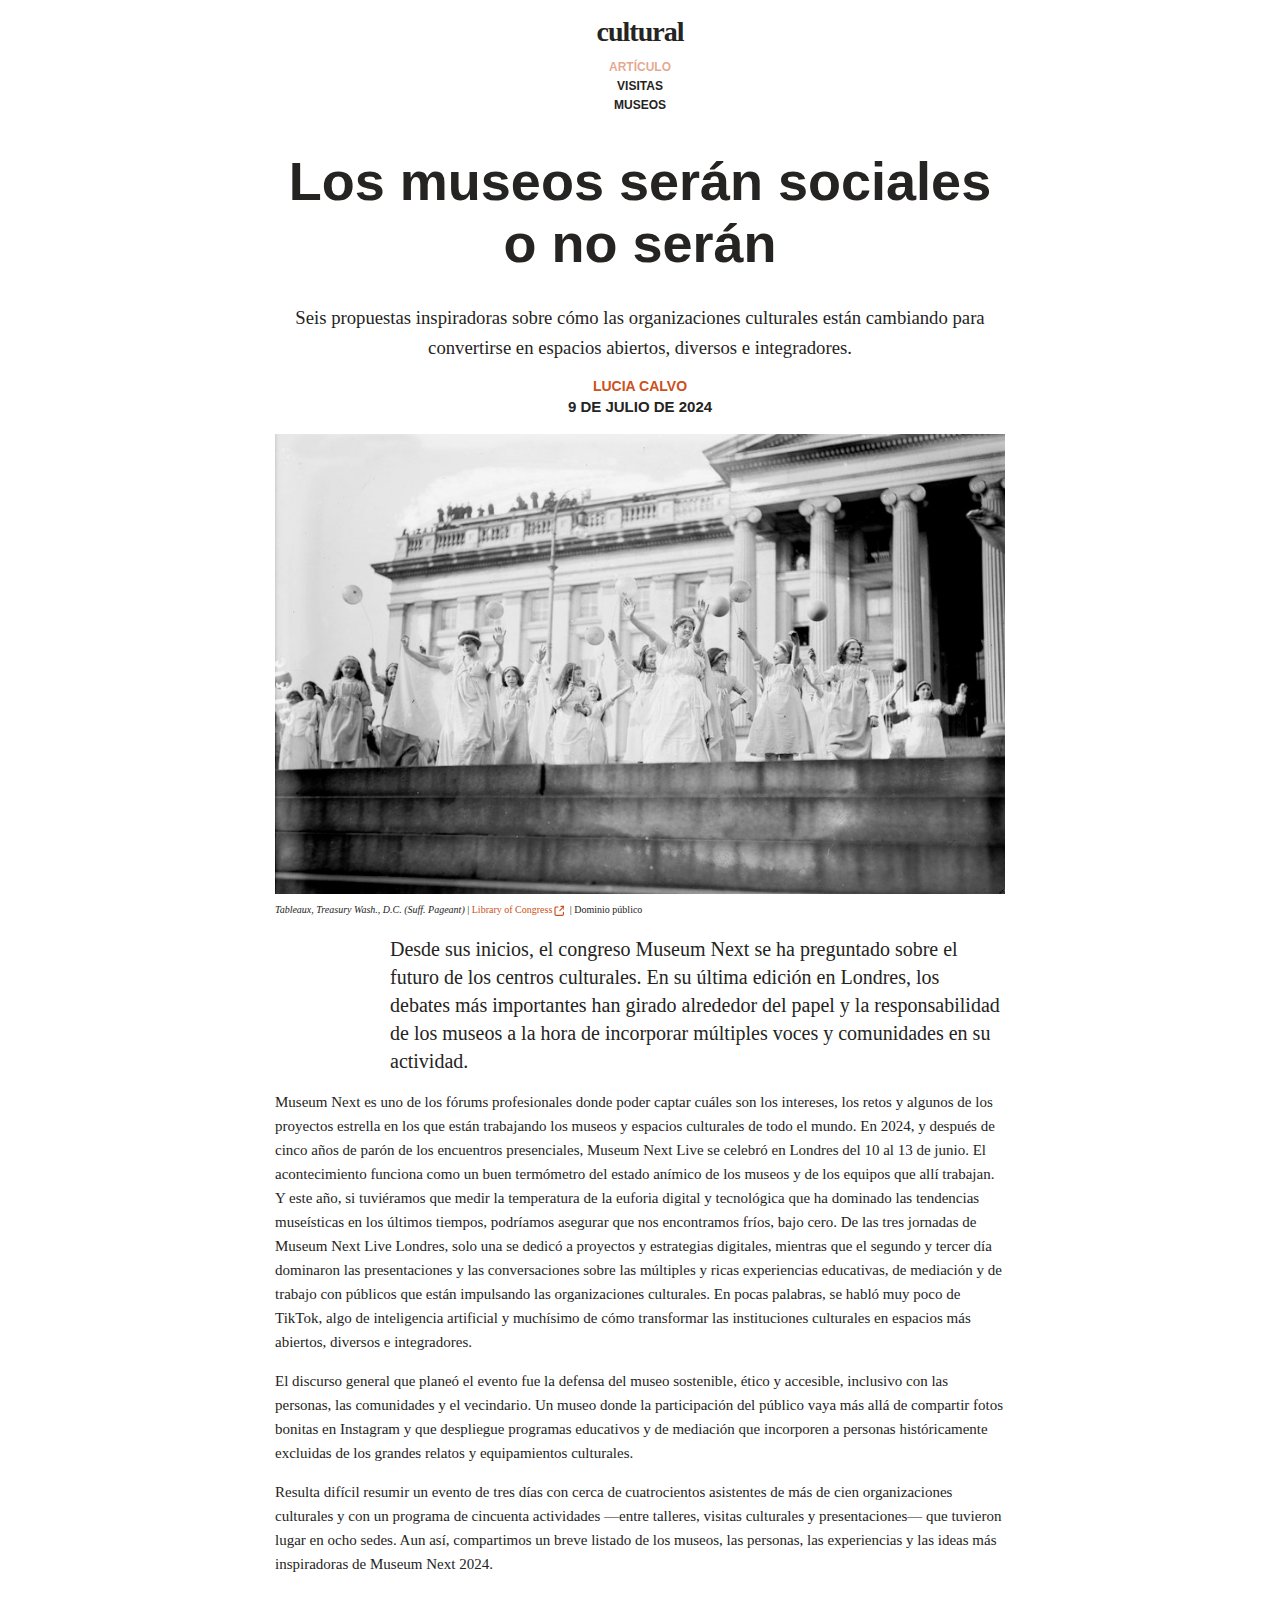
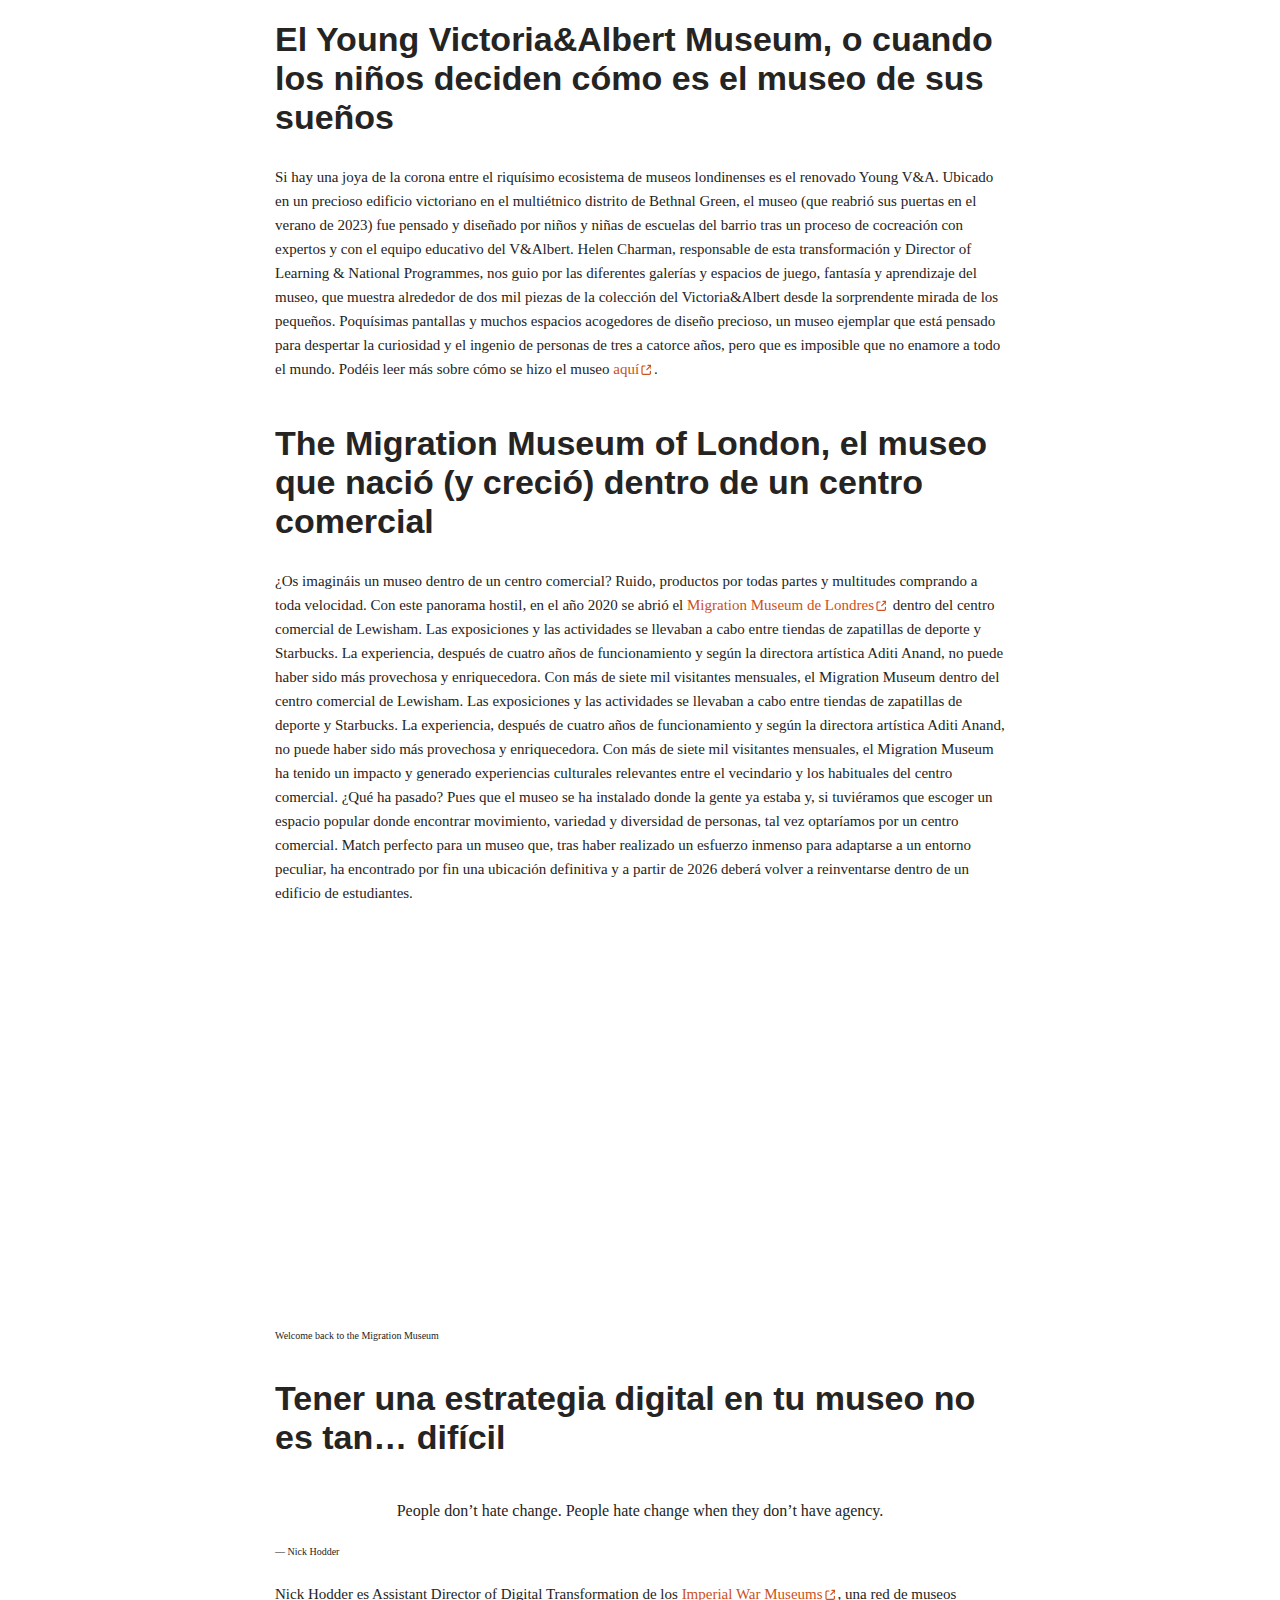
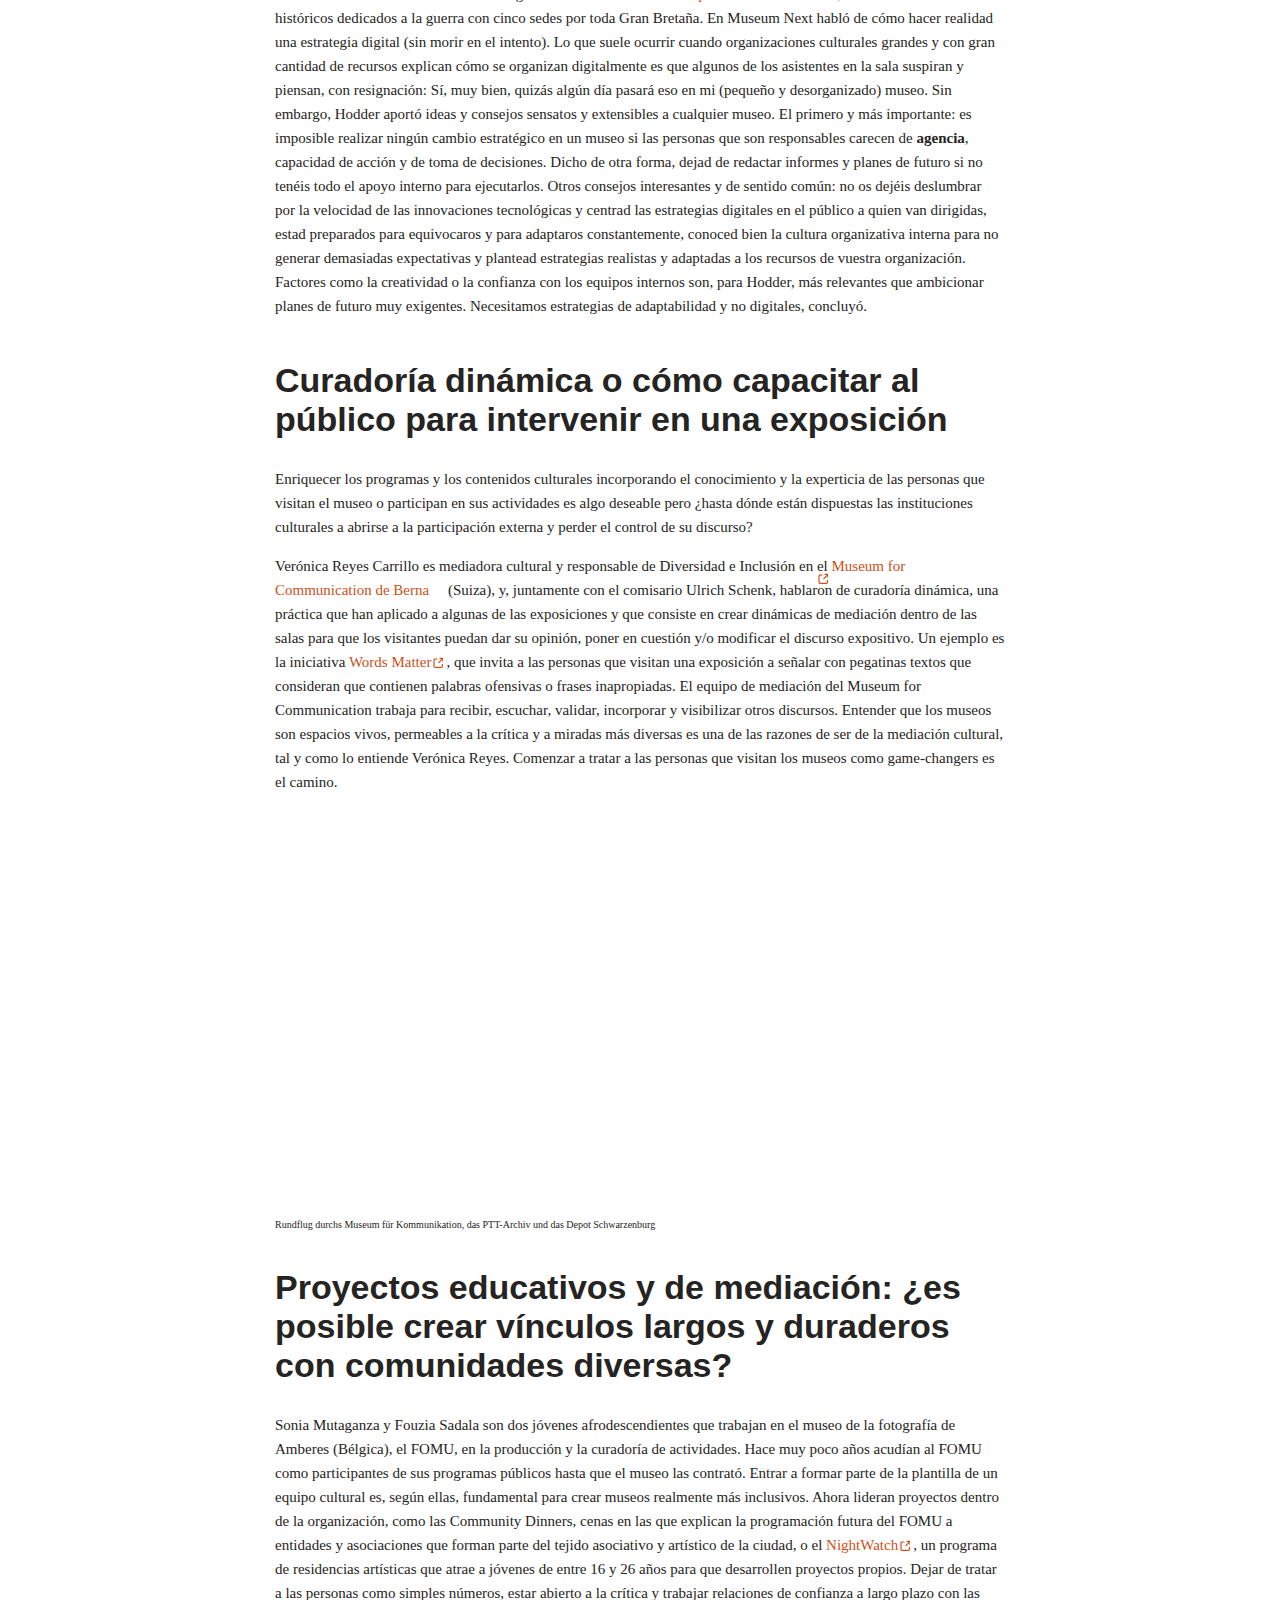
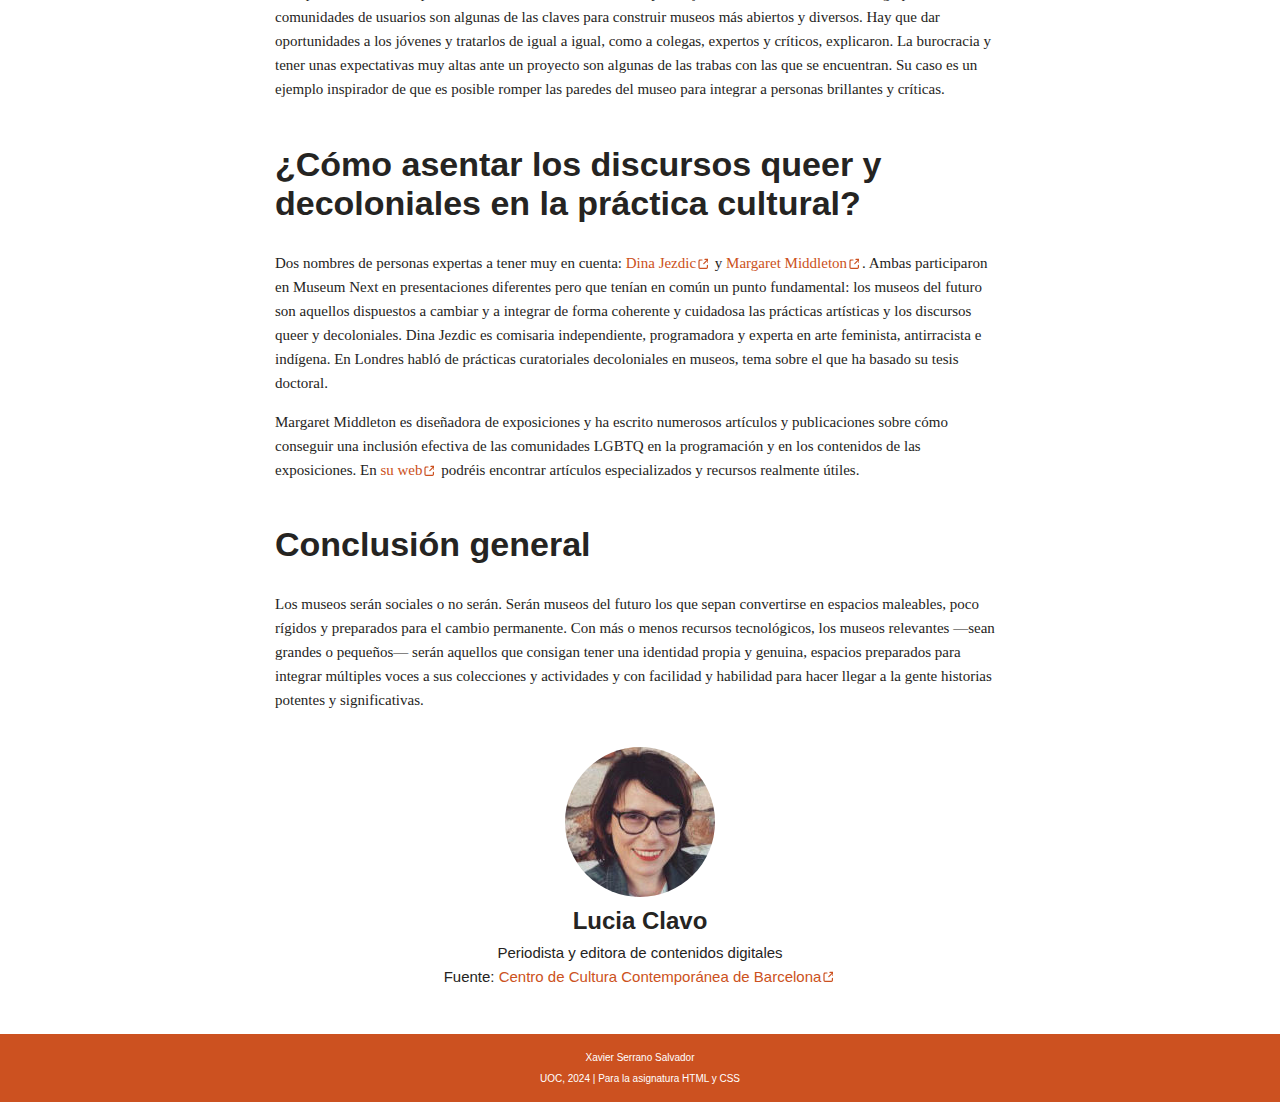
<file: src/index.html>
<!DOCTYPE html>
<html lang="en">
<head>
  <meta charset="UTF-8">
  <meta name="viewport" content="width=device-width, initial-scale=1.0">
  <link rel="shortcut icon" href="/img/favicon.png" type="image/x-icon">
  <link rel="stylesheet" href="/src/css/estilos.css">
  <title>Artículo</title>
</head>
<body>
  <div class="container container-articulo">

  <header>
    <nav>
      <a href="index.html">Cultural</a>
      <a href="index.html">Artículo</a>
      <a href="programacion.html">Visitas</a>
      <a href="museos.html">Museos</a>
    </nav>
  </header>
    
    <main>
      <h1>Los museos serán sociales o no serán</h1>
      
      <section>
        <h3>Seis propuestas inspiradoras sobre cómo las organizaciones culturales están cambiando para convertirse en espacios abiertos, diversos e integradores.</h3>
        <div class="info">
          <a href="#autora" class="autora">Lucia Calvo</a>
          <p class="fecha">9 de julio de 2024</p>
        </div>
          <figure>
            <img src="/img/woman-suffrage-parade.jpg" alt="Woman suffrage parade">
            <figcaption><em>Tableaux, Treasury Wash., D.C. (Suff. Pageant)</em> | <a href="https://www.loc.gov/item/2014691466" target="_blank" class="enlace-externo">Library of Congress</a> | Dominio público</figcaption>
          </figure>
        <p id="sangrado">Desde sus inicios, el congreso Museum Next se ha preguntado sobre el futuro de los centros culturales. En su última edición en Londres, los debates más importantes han girado alrededor del papel y la responsabilidad de los museos a la hora de incorporar múltiples voces y comunidades en su actividad.</p>
        
        <p>Museum Next es uno de los fórums profesionales donde poder captar cuáles son los intereses, los retos y algunos de los proyectos estrella en los que están trabajando los museos y espacios culturales de todo el mundo. En 2024, y después de cinco años de parón de los encuentros presenciales, Museum Next Live se celebró en Londres del 10 al 13 de junio. El acontecimiento funciona como un buen termómetro del estado anímico de los museos y de los equipos que allí trabajan. Y este año, si tuviéramos que medir la temperatura de la euforia digital y tecnológica que ha dominado las tendencias museísticas en los últimos tiempos, podríamos asegurar que nos encontramos fríos, bajo cero. De las tres jornadas de Museum Next Live Londres, solo una se dedicó a proyectos y estrategias digitales, mientras que el segundo y tercer día dominaron las presentaciones y las conversaciones sobre las múltiples y ricas experiencias educativas, de mediación y de trabajo con públicos que están impulsando las organizaciones culturales. En pocas palabras, se habló muy poco de TikTok, algo de inteligencia artificial y muchísimo de cómo transformar las instituciones culturales en espacios más abiertos, diversos e integradores.</p>

        <p>El discurso general que planeó el evento fue la defensa del museo sostenible, ético y accesible, inclusivo con las personas, las comunidades y el vecindario. Un museo donde la participación del público vaya más allá de compartir fotos bonitas en Instagram y que despliegue programas educativos y de mediación que incorporen a personas históricamente excluidas de los grandes relatos y equipamientos culturales.</p>

        <p>Resulta difícil resumir un evento de tres días con cerca de cuatrocientos asistentes de más de cien organizaciones culturales y con un programa de cincuenta actividades —entre talleres, visitas culturales y presentaciones— que tuvieron lugar en ocho sedes. Aun así, compartimos un breve listado de los museos, las personas, las experiencias y las ideas más inspiradoras de Museum Next 2024.</p>
      </section>

      <section>
        <h2>El Young Victoria&Albert Museum, o cuando los niños deciden cómo es el museo de sus sueños</h2>
        <p>Si hay una joya de la corona entre el riquísimo ecosistema de museos londinenses es el renovado Young V&A. Ubicado en un precioso edificio victoriano en el multiétnico distrito de Bethnal Green, el museo (que reabrió sus puertas en el verano de 2023) fue pensado y diseñado por niños y niñas de escuelas del barrio tras un proceso de cocreación con expertos y con el equipo educativo del V&Albert. Helen Charman, responsable de esta transformación y Director of Learning & National Programmes, nos guio por las diferentes galerías y espacios de juego, fantasía y aprendizaje del museo, que muestra alrededor de dos mil piezas de la colección del Victoria&Albert desde la sorprendente mirada de los pequeños. Poquísimas pantallas y muchos espacios acogedores de diseño precioso, un museo ejemplar que está pensado para despertar la curiosidad y el ingenio de personas de tres a catorce años, pero que es imposible que no enamore a todo el mundo. Podéis leer más sobre cómo se hizo el museo <a href="https://www.vam.ac.uk/blog/museum-life/introducing-young-va-a-powerhouse-of-creativity-for-generation-alpha" target="_blank" class="enlace-externo">aquí</a>.</p>
      </section>

      <section>
        <h2>The Migration Museum of London, el museo que nació (y creció) dentro de un centro comercial</h2>
        <p>¿Os imagináis un museo dentro de un centro comercial? Ruido, productos por todas partes y multitudes comprando a toda velocidad. Con este panorama hostil, en el año 2020 se abrió el <a href="https://www.migrationmuseum.org/" target="_blank" class="enlace-externo">Migration Museum de Londres</a> dentro del centro comercial de Lewisham. Las exposiciones y las actividades se llevaban a cabo entre tiendas de zapatillas de deporte y Starbucks. La experiencia, después de cuatro años de funcionamiento y según la directora artística Aditi Anand, no puede haber sido más provechosa y enriquecedora. Con más de siete mil visitantes mensuales, el Migration Museum dentro del centro comercial de Lewisham. Las exposiciones y las actividades se llevaban a cabo entre tiendas de zapatillas de deporte y Starbucks. La experiencia, después de cuatro años de funcionamiento y según la directora artística Aditi Anand, no puede haber sido más provechosa y enriquecedora. Con más de siete mil visitantes mensuales, el Migration Museum ha tenido un impacto y generado experiencias culturales relevantes entre el vecindario y los habituales del centro comercial. ¿Qué ha pasado? Pues que el museo se ha instalado donde la gente ya estaba y, si tuviéramos que escoger un espacio popular donde encontrar movimiento, variedad y diversidad de personas, tal vez optaríamos por un centro comercial. Match perfecto para un museo que, tras haber realizado un esfuerzo inmenso para adaptarse a un entorno peculiar, ha encontrado por fin una ubicación definitiva y a partir de 2026 deberá volver a reinventarse dentro de un edificio de estudiantes.</a></p>

        <figure>
          <iframe src="https://www.youtube.com/embed/-MtYn0igDNo" 
          title="YouTube video player" frameborder="0" allow="accelerometer; autoplay; clipboard-write; encrypted-media; gyroscope; picture-in-picture" allowfullscreen>
          </iframe>
          <figcaption>Welcome back to the Migration Museum</figcaption>
        </figure>
      </section>

      <section>
        <h2>Tener una estrategia digital en tu museo no es tan… difícil</h2>
        <figure>
          <blockquote>People don’t hate change. People hate change when they don’t have agency.</blockquote>
          <figcaption>— Nick Hodder</figcaption>
        </figure>

        <p>Nick Hodder es Assistant Director of Digital Transformation de los <a href="https://www.iwm.org.uk/" target="_blank" class="enlace-externo">Imperial War Museums</a>, una red de museos históricos dedicados a la guerra con cinco sedes por toda Gran Bretaña. En Museum Next habló de cómo hacer realidad una estrategia digital (sin morir en el intento). Lo que suele ocurrir cuando organizaciones culturales grandes y con gran cantidad de recursos explican cómo se organizan digitalmente es que algunos de los asistentes en la sala suspiran y piensan, con resignación: Sí, muy bien, quizás algún día pasará eso en mi (pequeño y desorganizado) museo. Sin embargo, Hodder aportó ideas y consejos sensatos y extensibles a cualquier museo. El primero y más importante: es imposible realizar ningún cambio estratégico en un museo si las personas que son responsables carecen de <b>agencia</b>, capacidad de acción y de toma de decisiones. Dicho de otra forma, dejad de redactar informes y planes de futuro si no tenéis todo el apoyo interno para ejecutarlos. Otros consejos interesantes y de sentido común: no os dejéis deslumbrar por la velocidad de las innovaciones tecnológicas y centrad las estrategias digitales en el público a quien van dirigidas, estad preparados para equivocaros y para adaptaros constantemente, conoced bien la cultura organizativa interna para no generar demasiadas expectativas y plantead estrategias realistas y adaptadas a los recursos de vuestra organización. Factores como la creatividad o la confianza con los equipos internos son, para Hodder, más relevantes que ambicionar planes de futuro muy exigentes. Necesitamos estrategias de adaptabilidad y no digitales, concluyó.</p>
      </section>

      <section>
        <h2>Curadoría dinámica o cómo capacitar al público para intervenir en una exposición</h2>
        
        <p>Enriquecer los programas y los contenidos culturales incorporando el conocimiento y la experticia de las personas que visitan el museo o participan en sus actividades es algo deseable pero ¿hasta dónde están dispuestas las instituciones culturales a abrirse a la participación externa y perder el control de su discurso?
        </p>
        
        <p>
        Verónica Reyes Carrillo es mediadora cultural y responsable de Diversidad e Inclusión en el <a href="https://www.mfk.ch/en/" target="_blank" class="enlace-externo">Museum for Communication de Berna</a> (Suiza), y, juntamente con el comisario Ulrich Schenk, hablaron de curadoría dinámica, una práctica que han aplicado a algunas de las exposiciones y que consiste en crear dinámicas de mediación dentro de las salas para que los visitantes puedan dar su opinión, poner en cuestión y/o modificar el discurso expositivo. Un ejemplo es la iniciativa <a href="https://www.mfk.ch/en/exchange/contribute/wm" target="_blank" class="enlace-externo">Words Matter</a>, que invita a las personas que visitan una exposición a señalar con pegatinas textos que consideran que contienen palabras ofensivas o frases inapropiadas. El equipo de mediación del Museum for Communication trabaja para recibir, escuchar, validar, incorporar y visibilizar otros discursos. Entender que los museos son espacios vivos, permeables a la crítica y a miradas más diversas es una de las razones de ser de la mediación cultural, tal y como lo entiende Verónica Reyes. Comenzar a tratar a las personas que visitan los museos como game-changers es el camino.</p>

        <figure>
        <iframe src="https://www.youtube.com/embed/cXrJ5I3a1LU" 
        title="YouTube video player" frameborder="0" allow="accelerometer; autoplay; clipboard-write; encrypted-media; gyroscope; picture-in-picture" allowfullscreen>
        </iframe>
  

          <figcaption>Rundflug durchs Museum für Kommunikation, das PTT-Archiv und das Depot Schwarzenburg</figcaption>
        </figure>
      </section>

      <section>
        <h2>Proyectos educativos y de mediación: ¿es posible crear vínculos largos y duraderos con comunidades diversas?</h2>
        <p>Sonia Mutaganza y Fouzia Sadala son dos jóvenes afrodescendientes que trabajan en el museo de la fotografía de Amberes (Bélgica), el FOMU, en la producción y la curadoría de actividades. Hace muy poco años acudían al FOMU como participantes de sus programas públicos hasta que el museo las contrató. Entrar a formar parte de la plantilla de un equipo cultural es, según ellas, fundamental para crear museos realmente más inclusivos. Ahora lideran proyectos dentro de la organización, como las Community Dinners, cenas en las que explican la programación futura del FOMU a entidades y asociaciones que forman parte del tejido asociativo y artístico de la ciudad, o el <a href="https://www.instagram.com/nightwatch_fomu/" target="_blank" class="enlace-externo">NightWatch</a>, un programa de residencias artísticas que atrae a jóvenes de entre 16 y 26 años para que desarrollen proyectos propios. Dejar de tratar a las personas como simples números, estar abierto a la crítica y trabajar relaciones de confianza a largo plazo con las comunidades de usuarios son algunas de las claves para construir museos más abiertos y diversos. Hay que dar oportunidades a los jóvenes y tratarlos de igual a igual, como a colegas, expertos y críticos, explicaron. La burocracia y tener unas expectativas muy altas ante un proyecto son algunas de las trabas con las que se encuentran. Su caso es un ejemplo inspirador de que es posible romper las paredes del museo para integrar a personas brillantes y críticas.</p>
      </section>

      <section>
        <h2>¿Cómo asentar los discursos queer y decoloniales en la práctica cultural?</h2>

        <p>Dos nombres de personas expertas a tener muy en cuenta: <a href="https://www.museumnext.com/speakers/dina-jezdic/" target="_blank" class="enlace-externo">Dina Jezdic</a> y <a href="https://www.museumnext.com/speakers/margaret-middleton/" target="_blank" class="enlace-externo">Margaret Middleton</a>. Ambas participaron en Museum Next en presentaciones diferentes pero que tenían en común un punto fundamental: los museos del futuro son aquellos dispuestos a cambiar y a integrar de forma coherente y cuidadosa las prácticas artísticas y los discursos queer y decoloniales. Dina Jezdic es comisaria independiente, programadora y experta en arte feminista, antirracista e indígena. En Londres habló de prácticas curatoriales decoloniales en museos, tema sobre el que ha basado su tesis doctoral.</p>

        <p>Margaret Middleton es diseñadora de exposiciones y ha escrito numerosos artículos y publicaciones sobre cómo conseguir una inclusión efectiva de las comunidades LGBTQ en la programación y en los contenidos de las exposiciones. En <a href="https://www.margaretmiddleton.com/writing" target="_blank" class="enlace-externo">su web</a> podréis encontrar artículos especializados y recursos realmente útiles.</p>
      </section>

      <section>
        <h2>Conclusión general</h2>

        <p>Los museos serán sociales o no serán. Serán museos del futuro los que sepan convertirse en espacios maleables, poco rígidos y preparados para el cambio permanente. Con más o menos recursos tecnológicos, los museos relevantes —sean grandes o pequeños— serán aquellos que consigan tener una identidad propia y genuina, espacios preparados para integrar múltiples voces a sus colecciones y actividades y con facilidad y habilidad para hacer llegar a la gente historias potentes y significativas.</p>
      </section>

      <section id="autora">
        <figure>
          <img src="/img/lucia-calvo.jpg" alt="Lucia Clavo">
          <figcaption>
            <p>Lucia Clavo</p>
            <p>Periodista y editora de contenidos digitales</p>
            <p>Fuente: <a href="https://lab.cccb.org/es/los-museos-seran-sociales-o-no-seran/" target="_blank" class="enlace-externo">Centro de Cultura Contemporánea de Barcelona</a></p>
          </figcaption>
        </figure>
      </section>
    </main>

  </div>


    <footer>
      <p>Xavier Serrano Salvador</p>
      <p>UOC, 2024 | Para la asignatura HTML y CSS</p>
    </footer>
  </header>
</body>
</html>
</file>
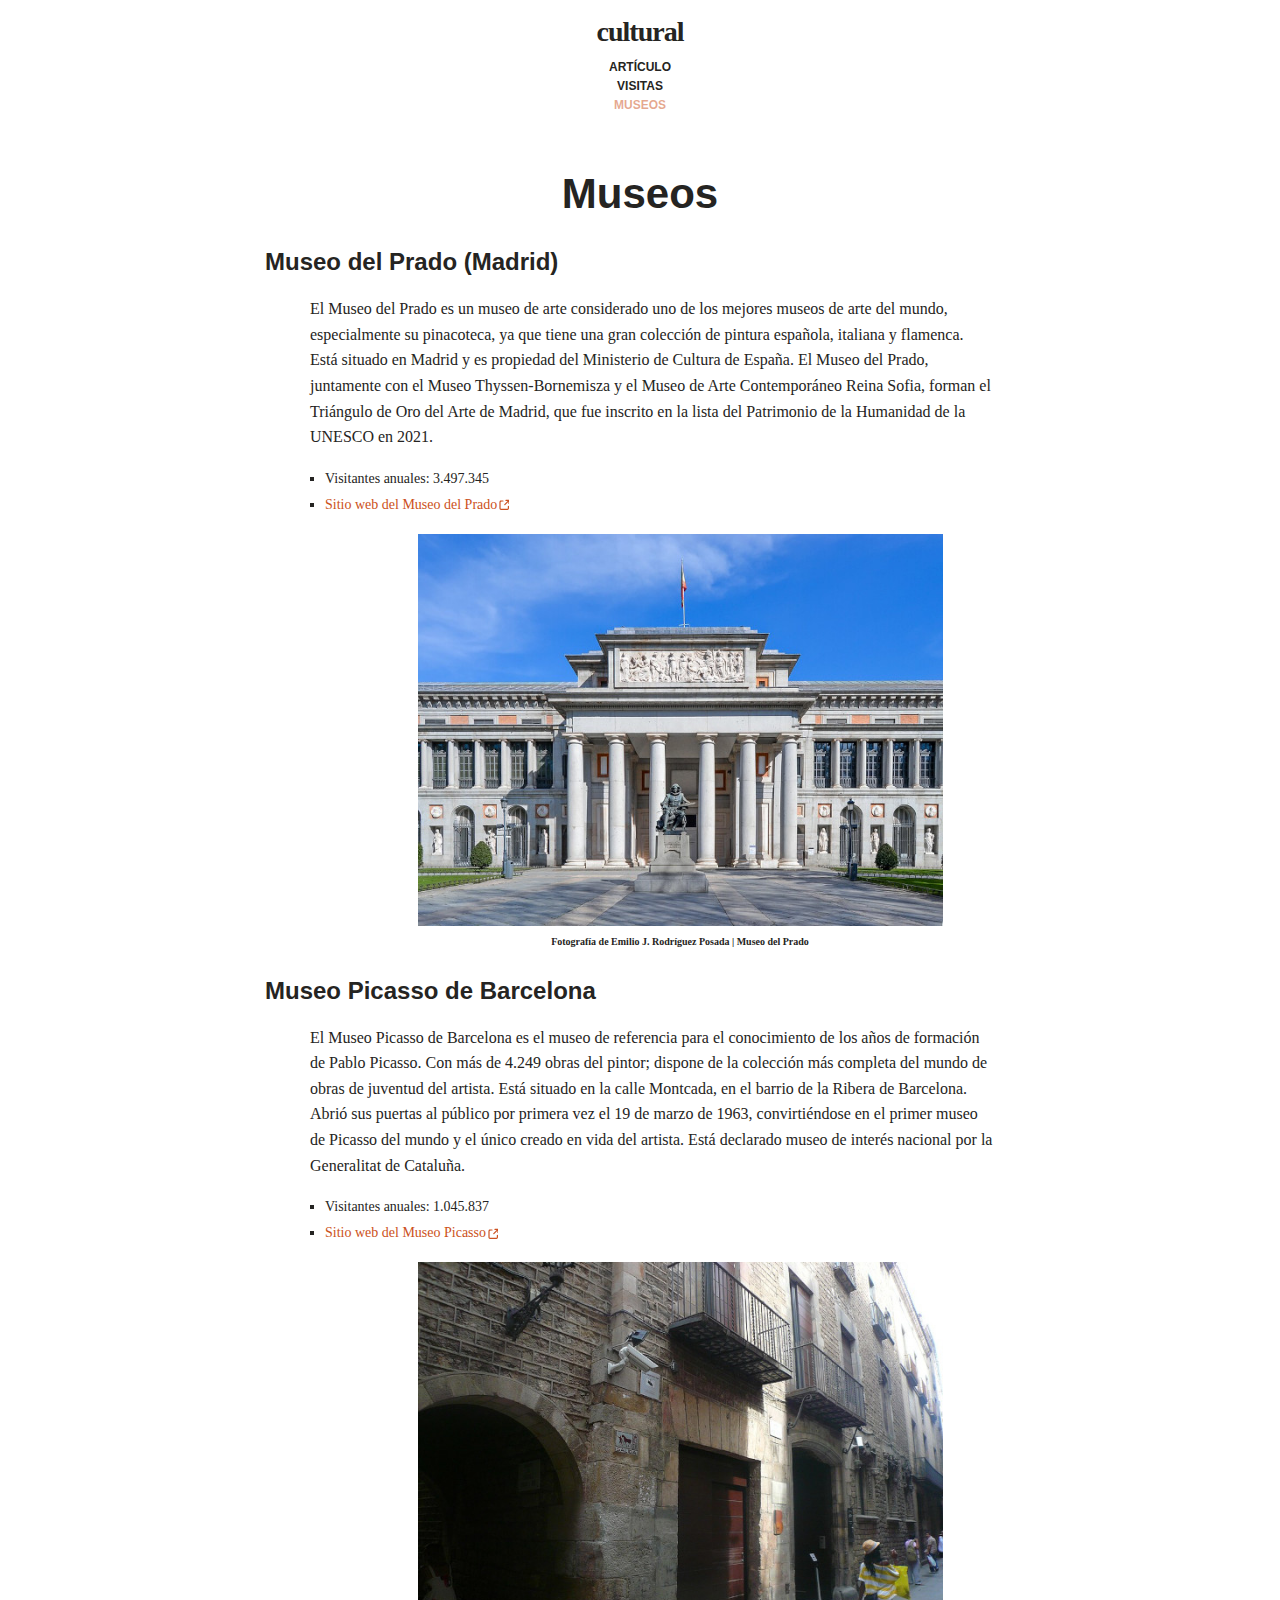
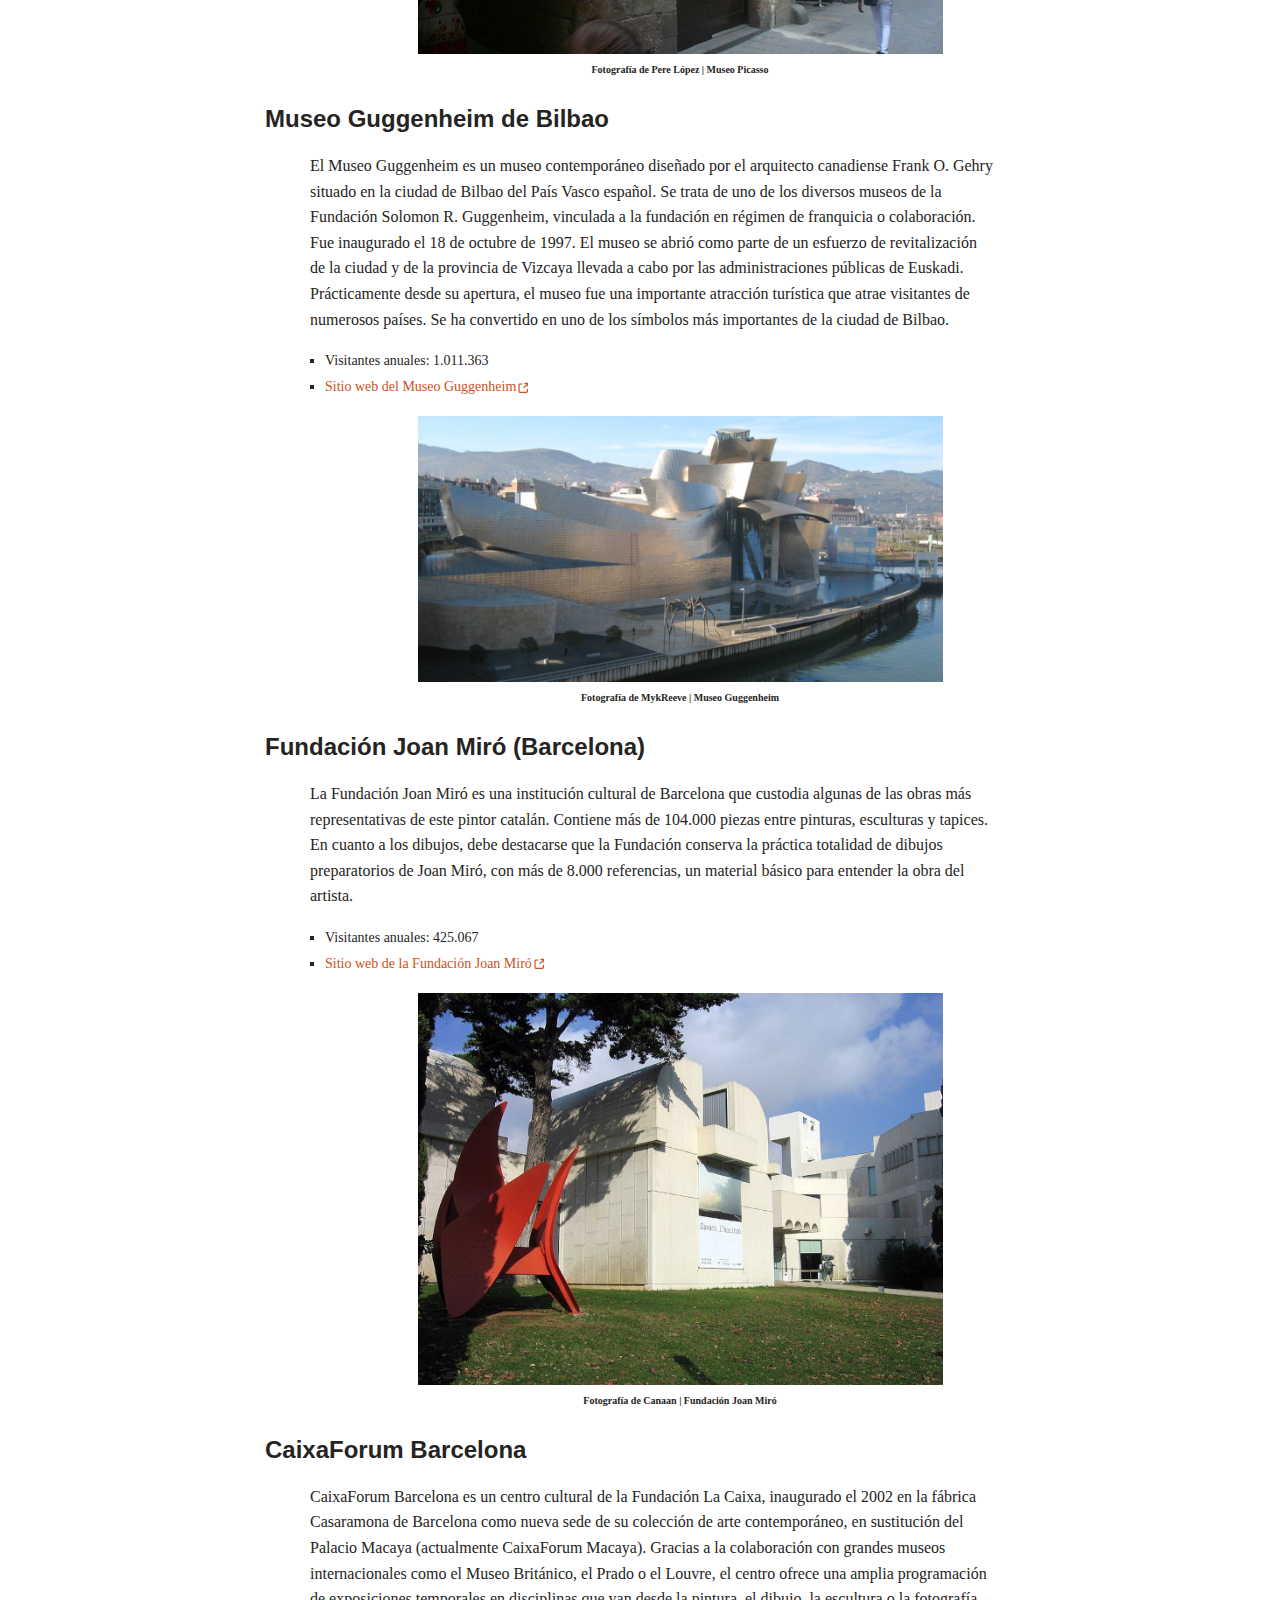
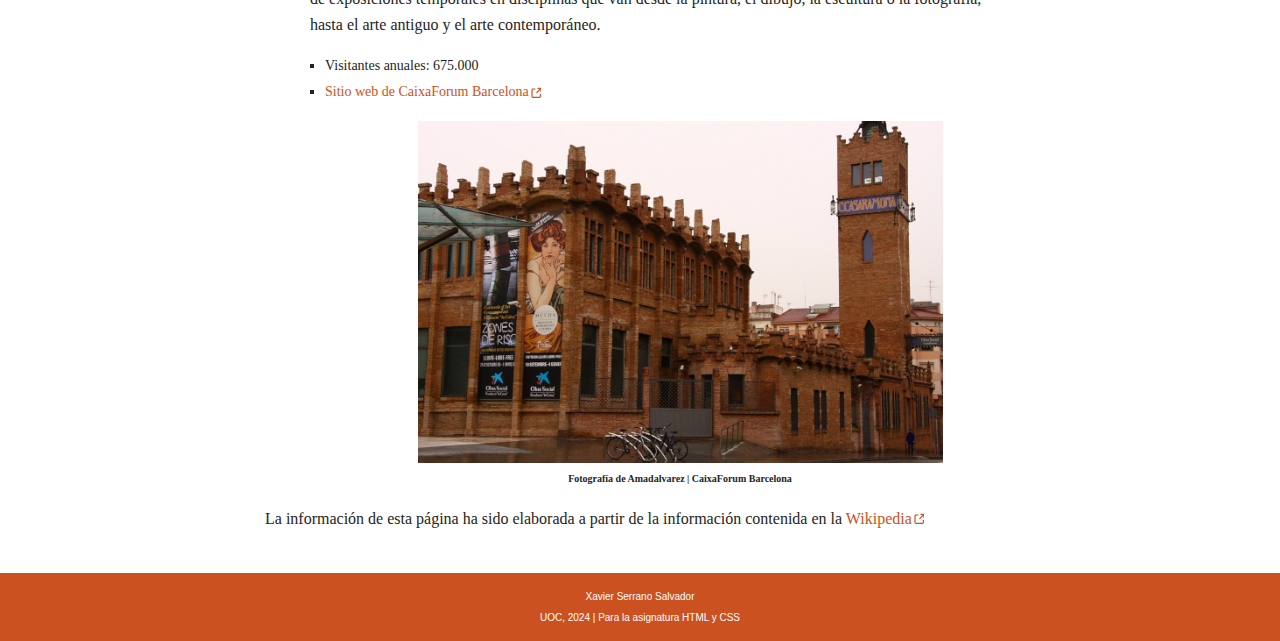
<file: src/museos.html>
<!DOCTYPE html>
<html lang="en">
<head>
  <meta charset="UTF-8">
  <meta name="viewport" content="width=device-width, initial-scale=1.0">
  <link rel="shortcut icon" href="/img/favicon.png" type="image/x-icon">
  <link rel="stylesheet" href="/src/css/estilos.css">
  <title>Museos</title>
</head>
<body>
  <div class="container container-museo">

  <header>
    <nav>
      <a href="index.html">Cultural</a>
      <a href="index.html">Artículo</a>
      <a href="programacion.html">Visitas</a>
      <a href="museos.html">Museos</a>
    </nav>
  </header>

    <main>
      <h1>Museos</h1>
      <section id="prado">
        <h2>Museo del Prado (Madrid)</h2>
        <p>El Museo del Prado es un museo de arte considerado uno de los mejores museos de arte del mundo, especialmente su pinacoteca, ya que tiene una gran colección de pintura española, italiana y flamenca. Está situado en Madrid y es propiedad del Ministerio de Cultura de España. El Museo del Prado, juntamente con el Museo Thyssen-Bornemisza y el Museo de Arte Contemporáneo Reina Sofia, forman el Triángulo de Oro del Arte de Madrid, que fue inscrito en la lista del Patrimonio de la Humanidad de la UNESCO en 2021.</p>
        <ul>
          <li>Visitantes anuales: 3.497.345</li>
          <li><a href="https://www.museodelprado.es/" class="enlace-externo" target="_blank">Sitio web del Museo del Prado</a></li>
        </ul>
        <figure>
          <img src="/img/museo-prado.jpg" alt="Imagen del museo del Prado">
          <figcaption>Fotografía de Emilio J. Rodríguez Posada | Museo del Prado</figcaption>
        </figure>
      </section>

      <section id="picasso">
        <h2>Museo Picasso de Barcelona</h2>
        <p>El Museo Picasso de Barcelona es el museo de referencia para el conocimiento de los años de formación de Pablo Picasso. Con más de 4.249 obras del pintor; dispone de la colección más completa del mundo de obras de juventud del artista. Está situado en la calle Montcada, en el barrio de la Ribera de Barcelona. Abrió sus puertas al público por primera vez el 19 de marzo de 1963, convirtiéndose en el primer museo de Picasso del mundo y el único creado en vida del artista. Está declarado museo de interés nacional por la Generalitat de Cataluña.</p>
        <ul>
          <li>Visitantes anuales: 1.045.837</li>
          <li><a href="https://museupicassobcn.cat/es" class="enlace-externo" target="_blank">Sitio web del Museo Picasso</a></li>
        </ul>
        <figure>
          <img src="/img/museu-picasso.jpg" alt="Imagen del museo Picasso">
          <figcaption>Fotografía de Pere López | Museo Picasso</figcaption>
        </figure>
      </section>

      <section id="guggenheim">
        <h2>Museo Guggenheim de Bilbao</h2>
        <p>El Museo Guggenheim es un museo contemporáneo diseñado por el arquitecto canadiense Frank O. Gehry situado en la ciudad de Bilbao del País Vasco español. Se trata de uno de los diversos museos de la Fundación Solomon R. Guggenheim, vinculada a la fundación en régimen de franquicia o colaboración. Fue inaugurado el 18 de octubre de 1997. El museo se abrió como parte de un esfuerzo de revitalización de la ciudad y de la provincia de Vizcaya llevada a cabo por las administraciones públicas de Euskadi. Prácticamente desde su apertura, el museo fue una importante atracción turística que atrae visitantes de numerosos países. Se ha convertido en uno de los símbolos más importantes de la ciudad de Bilbao.</p>
        <ul>
          <li>Visitantes anuales: 1.011.363</li>
          <li><a href="https://www.guggenheim-bilbao.eus/" class="enlace-externo" target="_blank">Sitio web del Museo Guggenheim</a></li>
        </ul>
        <figure>
          <img src="/img/museu-guggenheim.jpg" alt="Imagen del museo Guggenheim">
          <figcaption>Fotografía de MykReeve | Museo Guggenheim</figcaption>
        </figure>
      </section>
    
      <section id="miro">
        <h2>Fundación Joan Miró (Barcelona)</h2>
        <p>La Fundación Joan Miró es una institución cultural de Barcelona que custodia algunas de las obras más representativas de este pintor catalán. Contiene más de 104.000 piezas entre pinturas, esculturas y tapices. En cuanto a los dibujos, debe destacarse que la Fundación conserva la práctica totalidad de dibujos preparatorios de Joan Miró, con más de 8.000 referencias, un material básico para entender la obra del artista.</p>
        <ul>
          <li>Visitantes anuales: 425.067</li>
          <li><a href="https://www.fmirobcn.org/es/" class="enlace-externo" target="_blank">Sitio web de la Fundación Joan Miró</a></li>
        </ul>
        <figure>
          <img src="/img/fundacio-miro.jpg" alt="Imagen de la Fundación Miró">
          <figcaption>Fotografía de Canaan | Fundación Joan Miró</figcaption>
        </figure>
      </section>
    
      <section id="caixaforum">
        <h2>CaixaForum Barcelona</h2>
        <p>CaixaForum Barcelona es un centro cultural de la Fundación La Caixa, inaugurado el 2002 en la fábrica Casaramona de Barcelona como nueva sede de su colección de arte contemporáneo, en sustitución del Palacio Macaya (actualmente CaixaForum Macaya). Gracias a la colaboración con grandes museos internacionales como el Museo Británico, el Prado o el Louvre, el centro ofrece una amplia programación de exposiciones temporales en disciplinas que van desde la pintura, el dibujo, la escultura o la fotografía, hasta el arte antiguo y el arte contemporáneo.</p>
        <ul>
          <li>Visitantes anuales: 675.000</li>
          <li><a href="https://caixaforum.org/es/barcelona/home" class="enlace-externo" target="_blank">Sitio web de CaixaForum Barcelona</a></li>
        </ul>
        <figure>
          <img src="/img/caixaforum.jpg" alt="Imagen del CaixaForum">
          <figcaption>Fotografía de Amadalvarez | CaixaForum Barcelona</figcaption>
        </figure>
      </section>
    
      <section>
        La información de esta página ha sido elaborada a partir de la información contenida en la <a href="https://es.wikipedia.org/wiki/Wikipedia:Portada" class="enlace-externo" target="_blank">Wikipedia</a>
      </section>
    </main>
      



  </div>

    <footer>
      <p>Xavier Serrano Salvador</p>
      <p>UOC, 2024 | Para la asignatura HTML y CSS</p>
    </footer>
</body>
</html>
</file>
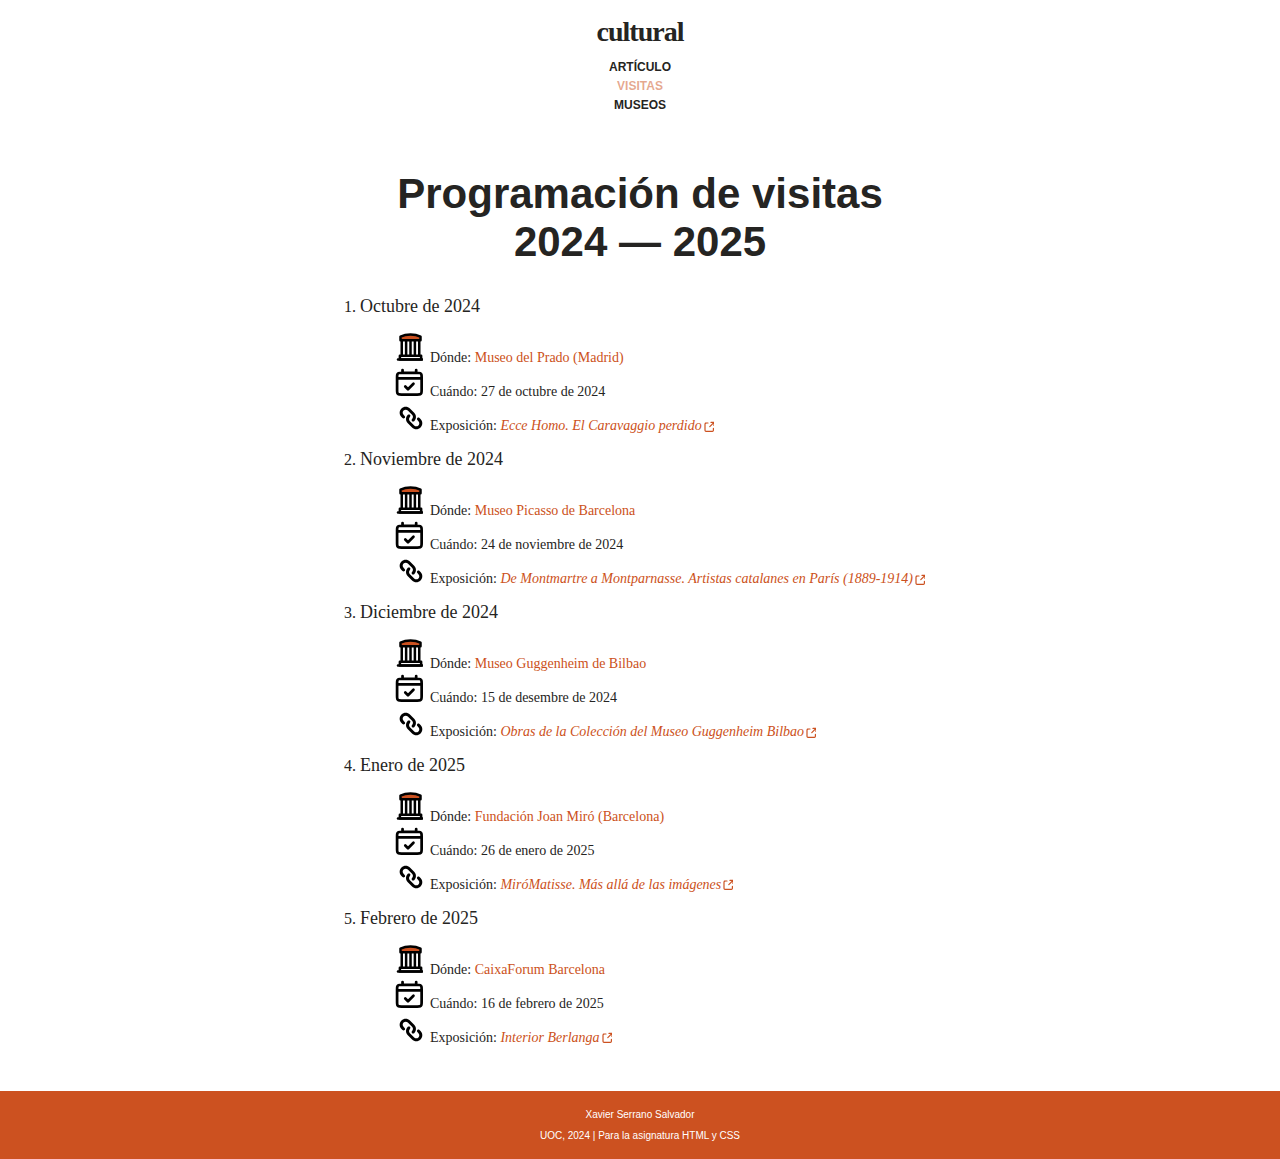
<file: src/programacion.html>
<!DOCTYPE html>
<html lang="en">
<head>
  <meta charset="UTF-8">
  <meta name="viewport" content="width=device-width, initial-scale=1.0">
  <link rel="shortcut icon" href="/img/favicon.png" type="image/x-icon">
  <link rel="stylesheet" href="/src/css/estilos.css">
  <title>Programación</title>
</head>
<body>
  <div class="container container-programacion">
  <header>
    <nav>
      <a href="index.html">Cultural</a>
      <a href="index.html">Artículo</a>
      <a href="programacion.html">Visitas</a>
      <a href="museos.html">Museos</a>
    </nav>
  </header>
  
  <main>
      <h1>Programación de visitas <br> 2024 — 2025</h1>
      <ol>
        <li><h2>Octubre de 2024</h2>
          <ul>
            <li>
              Dónde: <a href="museos.html#prado" target="_blank">Museo del Prado (Madrid)</a>
            </li>
            <li>
              Cuándo: 27 de octubre de 2024
            </li>
            <li>
              Exposición: <a href="https://www.museodelprado.es/actualidad/exposicion/ecce-homo-el-caravaggio-perdido/c5334d61-a3b0-d839-75aa-c33cae1e835b" class="enlace-externo" target="_blank"><em>Ecce Homo. El Caravaggio perdido</em></a>
            </li>
          </ul>
        </li>

        <li><h2>Noviembre de 2024</h2>
          <ul>
            <li>
              Dónde: <a href="museos.html#picasso" target="_blank">Museo Picasso de Barcelona</a>
            </li>
            <li>
              Cuándo: 24 de noviembre de 2024
            </li>
            <li>
              Exposición: <a href="https://museupicassobcn.cat/es/actualitat/exposicio/de-montmartre-montparnasse-1889-1914-artistes-catalans-paris" class="enlace-externo" target="_blank"><em>De Montmartre a Montparnasse. Artistas catalanes en París (1889-1914)</em></a>
            </li>
          </ul>
        </li>

        <li><h2>Diciembre de 2024</h2>
          <ul>
            <li>
              Dónde: <a href="museos.html#guggenheim" target="_blank">Museo Guggenheim de Bilbao</a>
            </li>
            <li>
              Cuándo: 15 de desembre de 2024
            </li>
            <li>
              Exposición: <a href="https://www.guggenheim-bilbao.eus/exposiciones/obras-de-la-coleccion-del-museo-guggenheim-bilbao" class="enlace-externo" target="_blank"><em>Obras de la Colección del Museo Guggenheim Bilbao</em></a>
            </li>
          </ul>
        </li>

        <li><h2>Enero de 2025</h2>
          <ul>
            <li>
              Dónde: <a href="museos.html#miro">Fundación Joan Miró (Barcelona)</a>
            </li>
            <li>
              Cuándo: 26 de enero de 2025
            </li>
            <li>
              Exposición: <a href="https://www.fmirobcn.org/es/exposiciones/5807/miromatisse-mas-alla-de-las-imagenes" class="enlace-externo" target="_blank"><em>MiróMatisse. Más allá de las imágenes</em></a>
            </li>
          </ul>
        </li>

        <li><h2>Febrero de 2025</h2>
          <ul>
            <li>
              Dónde: <a href="museos.html#caixaforum">CaixaForum Barcelona</a>
            </li>
            <li>
              Cuándo: 16 de febrero de 2025
            </li>
            <li>
              Exposición: <a href="https://caixaforum.org/es/barcelona/p/interior-berlanga" class="enlace-externo" target="_blank"><em>Interior Berlanga</em></a>
            </li>
          </ul>
        </li>
          
      </ol>
    </main>

  </div>






    <footer>
      <p>Xavier Serrano Salvador</p>
      <p>UOC, 2024 | Para la asignatura HTML y CSS</p>
    </footer>
</body>
</html>
</file>
<file: src/css/estilos.css>
* {
  color: rgb(37, 36, 34);
  font-family: Georgia, 'Times New Roman', serif;
}

body {
  margin: 0;
}

:root {
  --var-oscuro: rgb(37, 36, 34);
  --var-claro: rgb(245,246,240);
  --var-rojo-naranja: rgb(204, 81, 32);
  --var-rojo-naranja-modificado: rgba(204, 81, 32, 0.5);
}

.container {
  width: 95%;
  max-width: 850px;
  margin: auto;
}

footer {
  width: 100%;
  text-align: center;
  background-color: var(--var-rojo-naranja);
  padding: 8px 0; /* Reduce el padding */
  margin-top: 45px;
}

footer p {
  color: white;  
  font-size: 10px; /* Reduce el tamaño de fuente */
  font-family: Helvetica, Arial, sans-serif;
}

/* -----------------PROGRAMACIÓN--------------------- */

a:visited {
  color: inherit;
}

a {
  text-decoration: none;
}

nav {
  display: flex;
  flex-direction: column;
  justify-content: center;
  align-items: center;
  padding-bottom: 25px;
}

nav a {
  font-family: Helvetica, Arial, sans-serif;
  text-decoration: none;
  text-transform: uppercase;
  font-weight: bold;
  font-size: 12px; /* Reduce el tamaño de fuente */
  line-height: 1.6;
}

nav a:first-child {
  font-family: Georgia, 'Times New Roman', serif;
  font-size: 28px; /* Reduce el tamaño de fuente */
  font-weight: bold;
  text-transform: lowercase;
  padding-top: 10px;
  padding-bottom: 3px;
  letter-spacing: -1px;
}

.container-programacion nav a:nth-child(3) {
  color: var(--var-rojo-naranja-modificado);
}

main h1 {
  text-align: center;
  font-size: 42px; /* Reduce el tamaño de fuente */
  font-family: Helvetica, Arial, sans-serif;
  margin-block: 30px;
}

ol {
  padding-left: 145px; /* Ajusta el padding para que quepa mejor */
}

ol h2 {
  font-size: 18px; /* Reduce el tamaño de fuente */
  font-weight: 500;
  font-family: Georgia, 'Times New Roman', serif;
}

ol li {
  font-family: Georgia, 'Times New Roman', serif;
  font-weight: 500;
}

ol li ul {
  padding-left: 70px;
  font-size: 14px;
}

ol li ul a {
  font-family: Georgia, 'Times New Roman', serif;
  color: var(--var-rojo-naranja);

  & em {
    font-family: Georgia, 'Times New Roman', serif;
    color: var(--var-rojo-naranja);
  }
}

.enlace-externo {
  font-family: Georgia, 'Times New Roman', serif;
  color: var(--var-rojo-naranja);
}

ol li ul a:visited {
  font-family: Georgia, 'Times New Roman', serif;
  color: var(--var-rojo-naranja);
}

ol li ul li:first-child {
  list-style-image: url("/img/icon-museum.svg");
}

ol li ul li:nth-child(2) {
  list-style-image: url("/img/icon-calendar.svg");
}

ol li ul li:last-child {
  list-style-image: url("/img/icon-web-link.svg");
}



/* Estilo general para los enlaces externos */
.enlace-externo {
  position: relative;
  padding-right: 15px; /* Espacio para el icono */
  text-decoration: none;
}

/* Icono de enlace externo (normal) */
.enlace-externo::after {
  content: "";
  position: absolute;
  right: 3px;
  top: 50%;
  transform: translateY(-50%);
  width: 12px; /* Ajusta el tamaño de la imagen */
  height: 12px;
  background-image: url("/img/external-link.svg");
  background-size: cover;
}

/* Icono en el estado :hover (imagen modificada) */
.enlace-externo:hover::after {
  background-image: url("/img/external-link-modif.svg");
}





/* --------------- MUSEOS ------------------ */

.container-museo main {
  padding-inline: 50px;
}

.container-museo nav a:nth-child(4) {
  color: var(--var-rojo-naranja-modificado);
}

.container-museo h1 {
  margin-block: 30px;
}

.container-museo p {
  padding-inline: 45px 20px;
  line-height: 1.6;
  font-size: 16px;
}

.container-museo ul {
  padding-left: 60px;
  font-size: 14px;
}

.container-museo ul li {
  padding-block: 5px;
  list-style: square;
}

.container-museo h2 {
  font-family: Helvetica, Arial, sans-serif;;
}

figure {
  display: flex;
  flex-direction: column;
  width: 100%;
  justify-content: center;
  align-items: center;
}

figure img {
  width: 525px;
}

figcaption {
  font-size: 10px;
  padding: 10px;
  font-weight: 600;
}

.enlace-externo:visited {
  font-family: Georgia, 'Times New Roman', serif;
  color: var(--var-rojo-naranja);
}



/* --------------- ARTICULO ------------------ */



.container-articulo nav a:nth-child(2) {
  color: var(--var-rojo-naranja-modificado);
}

.container-articulo h1 {
  font-size: 54px;
  margin-block: 10px;
}

.container-articulo main {
  display: flex;
  padding-inline: 60px;
  flex-direction: column;
  align-items: center;
}

.container-articulo h3 {
  padding-inline: 14px;
  line-height: 1.6;
  font-weight: 100;
  margin-bottom: 0;
  text-align: center;
}

.info {
  margin-block: 15px;
  font-weight: 800;
  font-size: 14px;
  text-transform: uppercase;
  text-align: center;
}

.autora {
  font-family: Helvetica, Arial, sans-serif;
  color: var(--var-rojo-naranja);
}

.fecha {
  font-family: Helvetica, Arial, sans-serif;
  font-size: 11px;
  padding: 0;
  margin: 0;
}


.container-articulo figure {
  margin: 0;
}

.container-articulo figure img {
  width: 100%;
}

.container-articulo figure figcaption {
  width: 100%;
  text-align: left;
  font-weight: 100;
}


.container-articulo p {
  line-height: 1.6;
  font-size: 15px;
}


#sangrado {
  margin: 10px 5px;
  padding-left: 110px;
  line-height: 1.4;
  font-size: 20px;
}

.container-articulo h2 {
  font-family: Helvetica, Arial, sans-serif;
  font-size: 34px;
}

iframe {
  width: 100%;
  height: 400px;
}


#autora img {
  margin-top: 20px;
  border-radius: 50%;
  width: 150px;
}

#autora figcaption {
  text-align: center;
  padding: 0;
  margin: 0;  
}


#autora figcaption p {
  font-family: Helvetica, Arial, sans-serif;
  margin: 0;
}

#autora figcaption .enlace-externo {
  font-family: Helvetica, Arial, sans-serif;
  margin: 0;
}

#autora figcaption p:first-child {
  font-size: 24px;
  font-weight: 600;
  margin: 0;
  margin-top: 5px;
}
</file>
